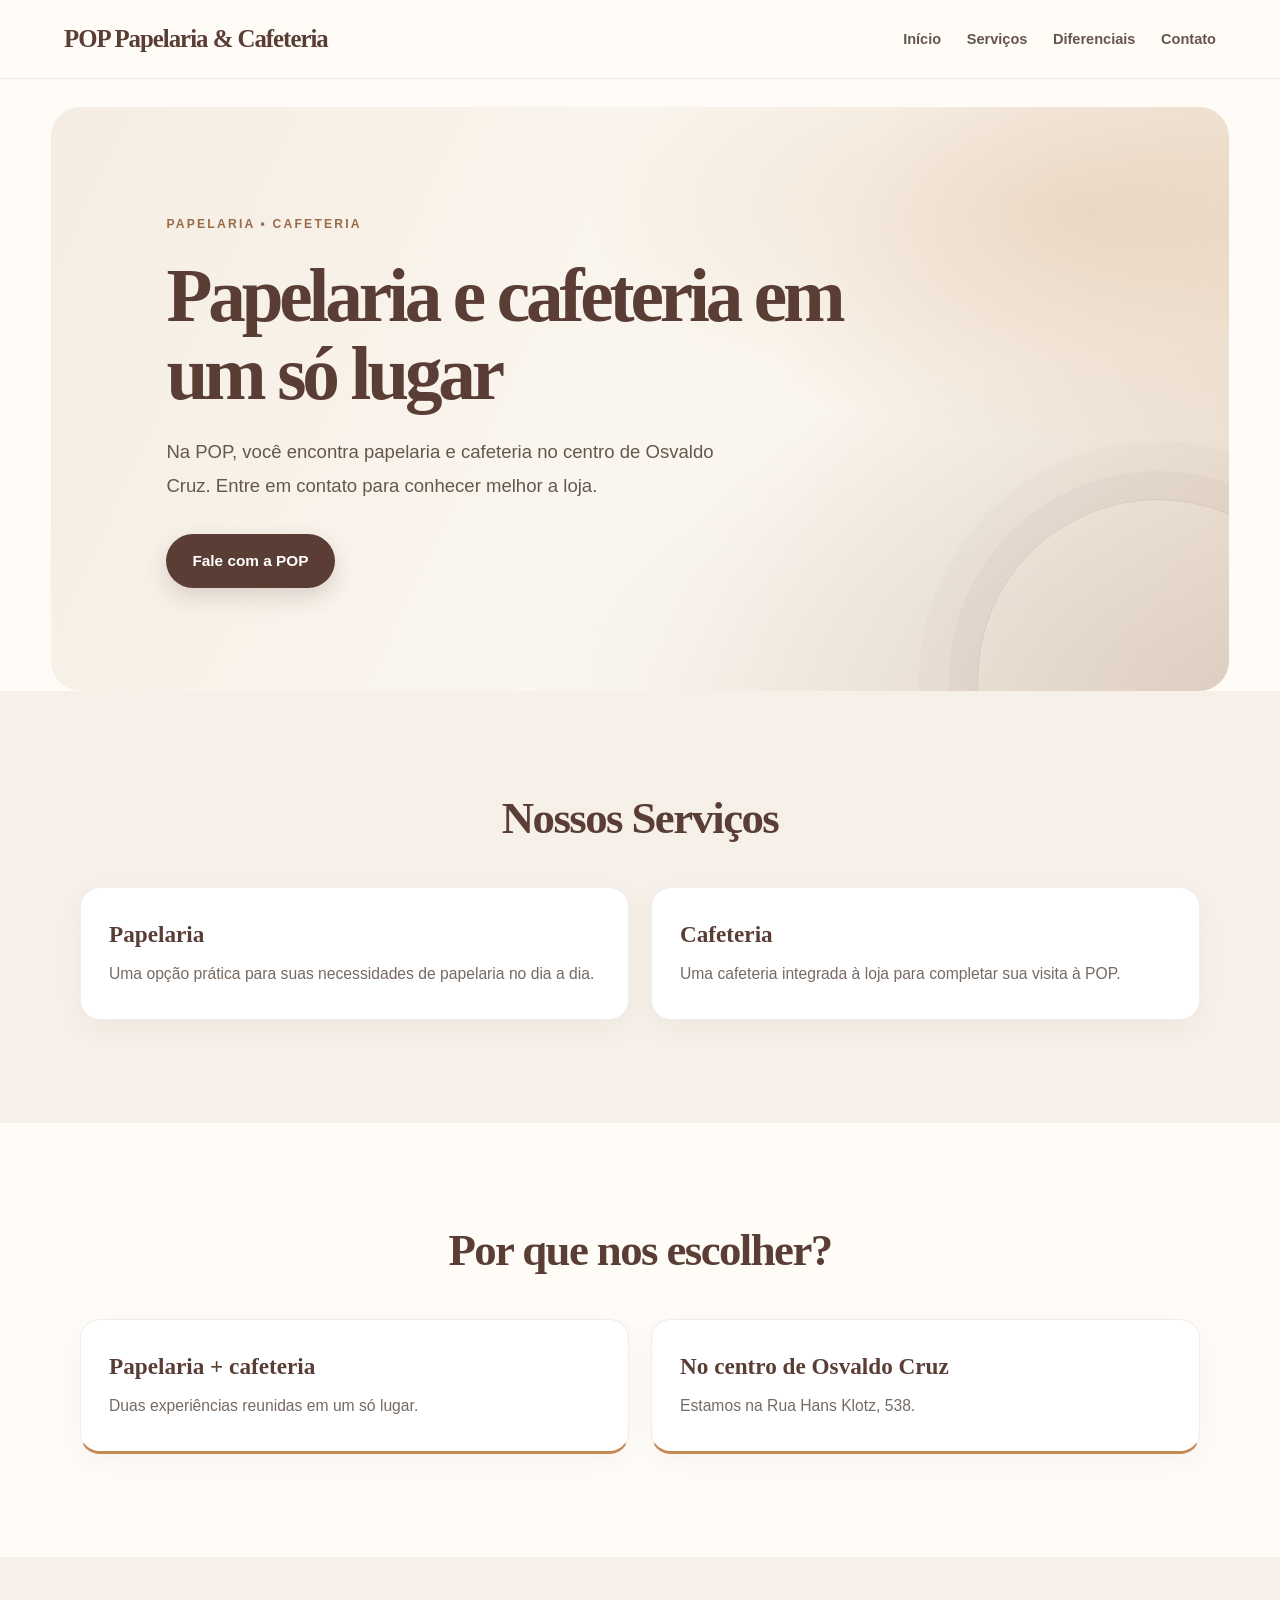
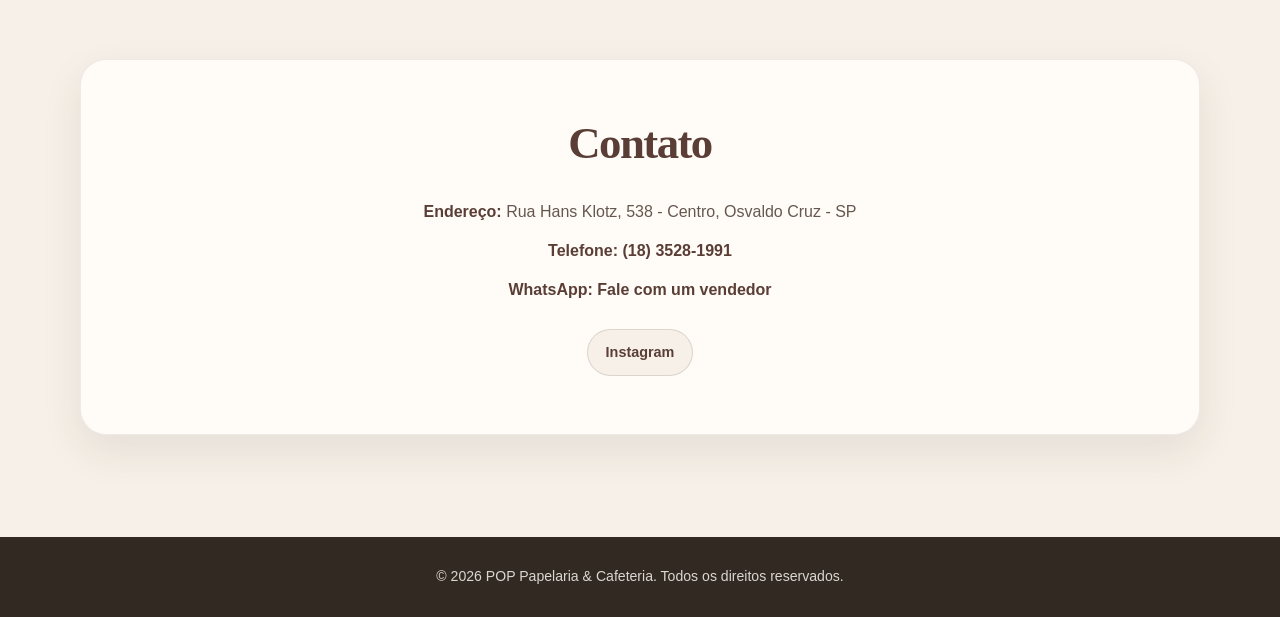
<file: index.html>
<!DOCTYPE html>
<html lang="pt-BR">
<head>
    <meta charset="UTF-8">
    <meta name="viewport" content="width=device-width, initial-scale=1.0">
    
    <!-- Metadados Nativos -->
    <title id="meta-title">POP | Papelaria e Cafeteria em Osvaldo Cruz</title>
    <meta name="description" id="meta-description" content="Papelaria e cafeteria em Osvaldo Cruz. Conheça a POP e fale com nossa equipe.">
    
    <!-- Open Graph (IDs padronizados para o JS) -->
    <meta property="og:type" content="website">
    <meta property="og:title" id="og-title" content="POP | Papelaria e Cafeteria em Osvaldo Cruz">
    <meta property="og:description" id="og-description" content="Papelaria e cafeteria em Osvaldo Cruz. Conheça a POP e fale com nossa equipe.">
    <meta property="og:image" id="og-image" content="">
    <meta property="og:url" id="og-url" content="">
    
    <link rel="stylesheet" href="style.css">
</head>
<body>
    <header class="header">
        <div class="header-container">
            <a href="#" class="logo-link">
                <img id="header-logo" src="" alt="Logotipo" style="display:none;">
                <!-- ID alinhado com o JS: company-name -->
                <span id="company-name" class="company-name"></span>
            </a>
            
            <!-- ID alinhado com o JS: mobile-menu-btn -->
            <button type="button" id="mobile-menu-btn" class="mobile-menu-btn" aria-expanded="false" aria-controls="main-menu" aria-label="Abrir menu">
                <span class="hamburger"></span>
            </button>
            
            <!-- ID alinhado com o JS: main-menu e menu-list -->
            <nav id="main-menu" class="main-menu">
                <ul class="menu-list">
                    <li><a href="#hero">Início</a></li>
                    <li><a href="#servicos">Serviços</a></li>
                    <li><a href="#diferenciais">Diferenciais</a></li>
                    <li><a href="#galeria">Galeria</a></li>
                    <li><a href="#avaliacoes">Avaliações</a></li>
                    <li><a href="#contato">Contato</a></li>
                </ul>
            </nav>
        </div>
    </header>

    <main>
        <section id="hero" class="hero-section">
            <div class="hero-content">
                <h1 id="hero-title"></h1>
                <p id="hero-text"></p>
                <!-- ID alinhado com o JS: hero-cta -->
                <a id="hero-cta" href="#" class="btn-primary hero-cta" target="_blank" rel="noopener noreferrer" style="display:none;"></a>
            </div>
            <div class="hero-image-container">
                <img id="hero-img" src="" alt="Imagem Principal" style="display:none;">
            </div>
        </section>

        <section id="servicos" class="servicos-section" style="display:none;">
            <div class="container">
                <h2>Nossos Serviços</h2>
                <!-- ID alinhado com o JS: servicos-grid -->
                <div id="servicos-grid" class="servicos-grid"></div>
            </div>
        </section>

        <section id="diferenciais" class="diferenciais-section" style="display:none;">
            <div class="container">
                <h2>Por que nos escolher?</h2>
                <!-- ID alinhado com o JS: diferenciais-grid -->
                <div id="diferenciais-grid" class="diferenciais-grid"></div>
            </div>
        </section>

        <section id="galeria" class="galeria-section" style="display:none;">
            <div class="container">
                <h2>Galeria</h2>
                <!-- ID alinhado com o JS: galeria-grid -->
                <div id="galeria-grid" class="galeria-grid"></div>
            </div>
        </section>

        <section id="avaliacoes" class="avaliacoes-section" style="display:none;">
            <div class="container">
                <h2>O que dizem nossos clientes</h2>
                <!-- ID alinhado com o JS: avaliacoes-grid -->
                <div id="avaliacoes-grid" class="avaliacoes-grid"></div>
            </div>
        </section>

        <section id="contato" class="contato-section">
            <div class="container">
                <h2>Contato</h2>
                <div class="contato-info">
                    <!-- IDs de contato padronizados -->
                    <p id="endereco-container" style="display:none;"><strong class="contato-label">Endereço:</strong> <span id="endereco-text"></span></p>
                    <p id="telefone-container" style="display:none;"><strong class="contato-label">Telefone:</strong> <a id="telefone-link" href="#"></a></p>
                    <p id="whatsapp-container" style="display:none;"><strong class="contato-label">WhatsApp:</strong> <a id="whatsapp-link" href="#" target="_blank" rel="noopener noreferrer"></a></p>
                </div>
                <div id="redes-sociais-container" class="redes-sociais-container"></div>
                <!-- ID alinhado com o JS: mapa-container -->
                <div id="mapa-container" class="mapa-container"></div>
            </div>
        </section>
    </main>

    <footer class="footer">
        <div class="container">
            <p id="footer-text"></p>
        </div>
    </footer>

    <script src="script.js"></script>
</body>
</html>
</file>
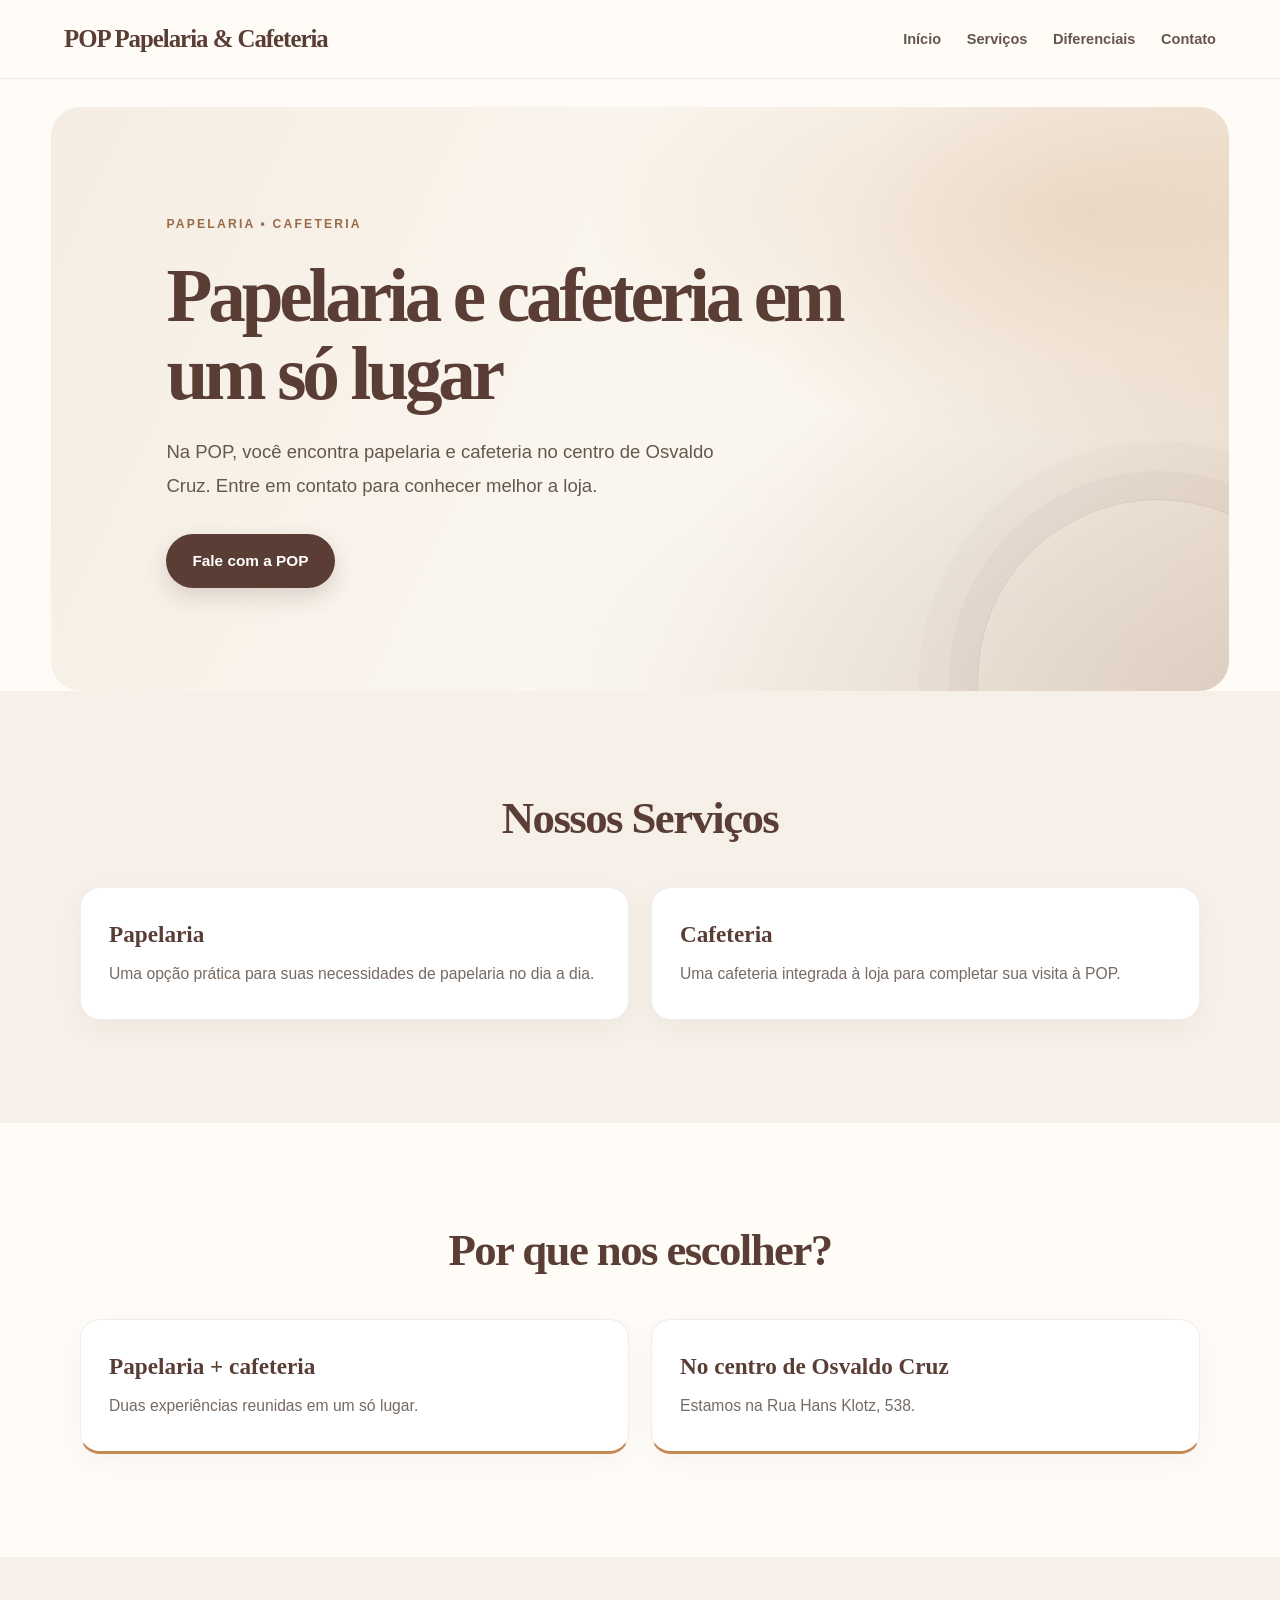
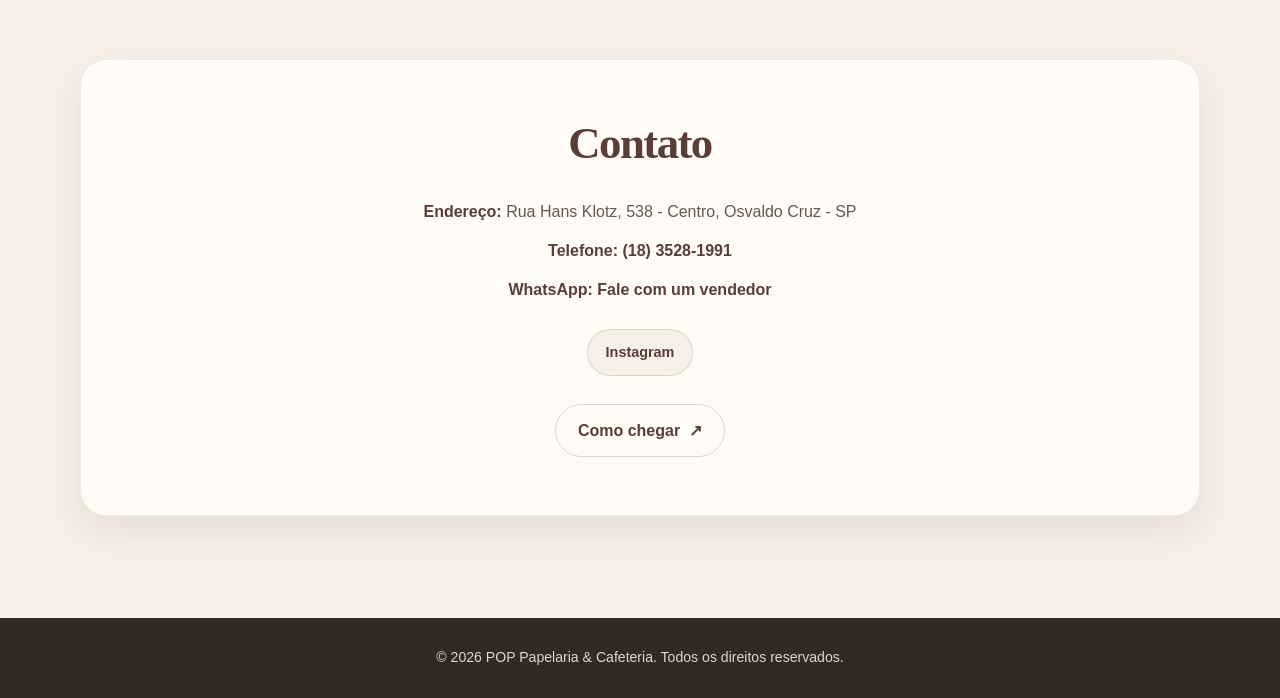
<file: pop/index.html>
<!DOCTYPE html>
<html lang="pt-BR">
<head>
    <meta charset="UTF-8">
    <meta name="viewport" content="width=device-width, initial-scale=1.0">
    <meta name="theme-color" content="#FFFCF8">
    <title id="meta-title">POP | Papelaria e Cafeteria em Osvaldo Cruz</title>
    <meta name="description" id="meta-description" content="Papelaria e cafeteria em Osvaldo Cruz. Conheça a POP e fale com nossa equipe.">
    <meta property="og:type" content="website">
    <meta property="og:title" id="og-title" content="POP | Papelaria e Cafeteria em Osvaldo Cruz">
    <meta property="og:description" id="og-description" content="Papelaria e cafeteria em Osvaldo Cruz. Conheça a POP e fale com nossa equipe.">
    <meta property="og:image" id="og-image" content="">
    <meta property="og:url" id="og-url" content="">
    <link rel="stylesheet" href="style.css">
</head>
<body>
    <a class="skip-link" href="#main-content">Pular para o conteúdo</a>
    <header class="header">
        <div class="header-container">
            <a href="#" class="logo-link">
                <img id="header-logo" src="" alt="Logotipo da POP Papelaria &amp; Cafeteria" style="display:none;">
                <span id="company-name" class="company-name"></span>
            </a>
            <button type="button" id="mobile-menu-btn" class="mobile-menu-btn" aria-expanded="false" aria-controls="main-menu" aria-label="Abrir menu">
                <span class="hamburger"></span>
            </button>
            <nav id="main-menu" class="main-menu" aria-label="Navegação principal">
                <ul class="menu-list">
                    <li><a href="#hero">Início</a></li>
                    <li><a href="#servicos">Serviços</a></li>
                    <li><a href="#diferenciais">Diferenciais</a></li>
                    <li><a href="#galeria">Galeria</a></li>
                    <li><a href="#avaliacoes">Avaliações</a></li>
                    <li><a href="#contato">Contato</a></li>
                </ul>
            </nav>
        </div>
    </header>
    <main id="main-content" tabindex="-1">
        <section id="hero" class="hero-section">
            <div class="hero-content">
                <h1 id="hero-title"></h1>
                <p id="hero-text"></p>
                <a id="hero-cta" href="#" class="btn-primary hero-cta" target="_blank" rel="noopener noreferrer" style="display:none;"></a>
            </div>
            <div class="hero-image-container">
                <img id="hero-img" src="" alt="Imagem Principal" style="display:none;">
            </div>
        </section>
        <section id="servicos" class="servicos-section" style="display:none;">
            <div class="container"><h2>Nossos Serviços</h2><div id="servicos-grid" class="servicos-grid"></div></div>
        </section>
        <section id="diferenciais" class="diferenciais-section" style="display:none;">
            <div class="container"><h2>Por que nos escolher?</h2><div id="diferenciais-grid" class="diferenciais-grid"></div></div>
        </section>
        <section id="galeria" class="galeria-section" style="display:none;">
            <div class="container"><h2>Galeria</h2><div id="galeria-grid" class="galeria-grid"></div></div>
        </section>
        <section id="avaliacoes" class="avaliacoes-section" style="display:none;">
            <div class="container"><h2>O que dizem nossos clientes</h2><div id="avaliacoes-grid" class="avaliacoes-grid"></div></div>
        </section>
        <section id="contato" class="contato-section">
            <div class="container">
                <h2>Contato</h2>
                <div class="contato-info">
                    <p id="endereco-container" style="display:none;"><strong class="contato-label">Endereço:</strong> <span id="endereco-text"></span></p>
                    <p id="telefone-container" style="display:none;"><strong class="contato-label">Telefone:</strong> <a id="telefone-link" href="#"></a></p>
                    <p id="whatsapp-container" style="display:none;"><strong class="contato-label">WhatsApp:</strong> <a id="whatsapp-link" href="#" target="_blank" rel="noopener noreferrer"></a></p>
                </div>
                <div id="redes-sociais-container" class="redes-sociais-container"></div>
                <div id="mapa-link-container" class="mapa-link-container"><a id="mapa-link" class="mapa-link" href="#" target="_blank" rel="noopener noreferrer" aria-label="Ver localização da POP no Google Maps">Como chegar <span aria-hidden="true">↗</span></a></div>
            </div>
        </section>
    </main>
    <footer class="footer"><div class="container"><p id="footer-text"></p></div></footer>
    <script src="script.js"></script>
</body>
</html>
</file>
<file: style.css>
:root {
    --primary-color: #5A3E36;
    --secondary-color: #F6F0E8;
    --text-color: #332923;
    --bg-color: #FFFCF8;
    --muted-color: #766B63;
    --accent-color: #C58A55;
    --font-family: 'Segoe UI', Tahoma, Geneva, Verdana, sans-serif;
    --heading-font: Georgia, 'Times New Roman', serif;
    --shadow-soft: 0 16px 42px rgba(62, 43, 34, .09);
}

* { margin: 0; padding: 0; box-sizing: border-box; }
html { scroll-behavior: smooth; scroll-padding-top: 90px; }
body {
    font-family: var(--font-family);
    color: var(--text-color);
    background: var(--bg-color);
    line-height: 1.7;
    -webkit-font-smoothing: antialiased;
}
a { color: inherit; }
button, a { -webkit-tap-highlight-color: transparent; }
a:focus-visible, button:focus-visible {
    outline: 3px solid var(--accent-color);
    outline-offset: 4px;
}
.container { width: min(90%, 1120px); margin-inline: auto; }

/* Cabeçalho */
.header {
    position: sticky;
    top: 0;
    z-index: 1000;
    background: rgba(255, 252, 248, .94);
    border-bottom: 1px solid rgba(90, 62, 54, .09);
    backdrop-filter: blur(14px);
}
.header-container {
    width: min(90%, 1200px);
    min-height: 78px;
    margin-inline: auto;
    display: flex;
    align-items: center;
    justify-content: space-between;
    gap: 24px;
}
.logo-link {
    display: inline-flex;
    align-items: center;
    gap: 12px;
    color: var(--primary-color);
    text-decoration: none;
    font-family: var(--heading-font);
    font-size: 1.55rem;
    font-weight: 700;
    letter-spacing: -.04em;
}
#header-logo { max-height: 48px; max-width: 150px; object-fit: contain; }
.menu-list { display: flex; align-items: center; gap: clamp(14px, 2vw, 28px); list-style: none; }
.menu-list a {
    color: #65564D;
    text-decoration: none;
    font-size: .91rem;
    font-weight: 600;
    transition: color .2s ease;
}
.menu-list a:hover { color: var(--accent-color); }
.mobile-menu-btn {
    display: none;
    width: 44px;
    height: 44px;
    border: 1px solid rgba(90, 62, 54, .16);
    border-radius: 12px;
    background: transparent;
    cursor: pointer;
}
.hamburger, .hamburger::before, .hamburger::after {
    display: block;
    width: 21px;
    height: 2px;
    background: var(--primary-color);
    position: relative;
    transition: transform .25s ease, top .25s ease, background .25s ease;
}
.hamburger { margin: auto; }
.hamburger::before, .hamburger::after { content: ''; position: absolute; left: 0; }
.hamburger::before { top: -7px; }
.hamburger::after { top: 7px; }
.mobile-menu-btn[aria-expanded="true"] .hamburger { background: transparent; }
.mobile-menu-btn[aria-expanded="true"] .hamburger::before { top: 0; transform: rotate(45deg); }
.mobile-menu-btn[aria-expanded="true"] .hamburger::after { top: 0; transform: rotate(-45deg); }

/* Estrutura geral */
section { padding: clamp(64px, 8vw, 104px) 0; }
section h2 {
    max-width: 720px;
    margin: 0 auto 42px;
    color: var(--primary-color);
    font-family: var(--heading-font);
    font-size: clamp(2rem, 4vw, 2.8rem);
    font-weight: 600;
    line-height: 1.15;
    letter-spacing: -.035em;
    text-align: center;
}
section:nth-child(even) { background: var(--secondary-color); }

/* Destaque principal */
.hero-section {
    position: relative;
    isolation: isolate;
    overflow: hidden;
    width: min(92%, 1320px);
    min-height: 510px;
    margin: 28px auto 0;
    padding: clamp(58px, 8vw, 112px) clamp(7%, 9vw, 128px);
    display: flex;
    align-items: center;
    border-radius: 30px;
    background:
        radial-gradient(ellipse at 88% 18%, rgba(197, 138, 85, .23), transparent 34%),
        radial-gradient(ellipse at 100% 100%, rgba(90, 62, 54, .12), transparent 42%),
        linear-gradient(115deg, #F5EDE3 0%, #FBF7F0 58%, #EFE2D3 100%);
}
.hero-section::after {
    content: '';
    position: absolute;
    z-index: -1;
    width: 360px;
    height: 360px;
    right: -110px;
    bottom: -170px;
    border: 1px solid rgba(90, 62, 54, .13);
    border-radius: 50%;
    box-shadow: 0 0 0 28px rgba(90, 62, 54, .035), 0 0 0 58px rgba(90, 62, 54, .025);
}
.hero-content { position: relative; z-index: 1; width: min(100%, 690px); }
.hero-content::before {
    content: 'PAPELARIA  •  CAFETERIA';
    display: inline-block;
    margin-bottom: 22px;
    color: #9A6B48;
    font-size: .76rem;
    font-weight: 800;
    letter-spacing: .18em;
}
.hero-content h1 {
    max-width: 680px;
    margin-bottom: 22px;
    color: var(--primary-color);
    font-family: var(--heading-font);
    font-size: clamp(2.65rem, 6vw, 4.7rem);
    font-weight: 600;
    line-height: 1.04;
    letter-spacing: -.055em;
}
.hero-content p {
    max-width: 560px;
    margin-bottom: 32px;
    color: #66574E;
    font-size: clamp(1.02rem, 1.6vw, 1.16rem);
    line-height: 1.8;
}
.btn-primary {
    display: inline-flex;
    min-height: 54px;
    align-items: center;
    justify-content: center;
    gap: 10px;
    padding: 14px 26px;
    border: 0;
    border-radius: 999px;
    background: var(--primary-color);
    box-shadow: 0 9px 22px rgba(90, 62, 54, .18);
    color: #fff;
    font-size: .96rem;
    font-weight: 700;
    text-decoration: none;
    transition: transform .2s ease, box-shadow .2s ease, background .2s ease;
}
.btn-primary:hover {
    transform: translateY(-2px);
    background: #704D42;
    box-shadow: 0 13px 28px rgba(90, 62, 54, .22);
}
.hero-image-container { flex: 1; display: flex; justify-content: center; }
#hero-img { display: block; max-width: 100%; height: auto; border-radius: 24px; box-shadow: var(--shadow-soft); }

/* Serviços e diferenciais */
.servicos-section, .diferenciais-section { position: relative; }
.servicos-grid, .diferenciais-grid, .galeria-grid, .avaliacoes-grid {
    display: grid;
    grid-template-columns: repeat(auto-fit, minmax(min(100%, 250px), 1fr));
    gap: 22px;
}
.card {
    min-height: 100%;
    padding: 32px 28px;
    border: 1px solid rgba(90, 62, 54, .09);
    border-radius: 20px;
    background: #fff;
    box-shadow: 0 8px 26px rgba(62, 43, 34, .045);
    text-align: left;
    transition: transform .22s ease, box-shadow .22s ease, border-color .22s ease;
}
.card:hover {
    transform: translateY(-5px);
    border-color: rgba(197, 138, 85, .38);
    box-shadow: var(--shadow-soft);
}
.service-card h3, .diff-card h3 {
    margin-bottom: 12px;
    color: var(--primary-color);
    font-family: var(--heading-font);
    font-size: 1.45rem;
    line-height: 1.25;
}
.card p { color: var(--muted-color); font-size: .98rem; }
.diff-card { border-bottom: 3px solid var(--accent-color); }

/* Galeria e avaliações (aparecem quando houver conteúdo real) */
.gallery-card { min-height: 220px; padding: 0; overflow: hidden; }
.gallery-card img {
    display: block;
    width: 100%;
    min-height: 220px;
    height: 100%;
    object-fit: cover;
    border-radius: 19px;
    transition: transform .35s ease;
}
.gallery-card:hover img { transform: scale(1.045); }
.review-card em { color: #66574E; font-size: .98rem; }
.review-card strong {
    display: block;
    margin-top: 18px;
    color: var(--primary-color);
    font-size: .9rem;
}

/* Contato */
.contato-section { background: #F5EDE3; }
.contato-section .container {
    padding: clamp(30px, 5vw, 58px);
    border: 1px solid rgba(90, 62, 54, .09);
    border-radius: 26px;
    background: #FFFCF8;
    box-shadow: var(--shadow-soft);
}
.contato-section h2 { margin-bottom: 28px; }
.contato-info {
    display: flex;
    flex-direction: column;
    align-items: center;
    gap: 12px;
    color: #66574E;
    font-size: 1rem;
    text-align: center;
}
.contato-label { color: var(--primary-color); }
.contato-info a { color: var(--primary-color); font-weight: 700; text-decoration: none; }
.contato-info a:hover { text-decoration: underline; }
.redes-sociais-container {
    display: flex;
    justify-content: center;
    flex-wrap: wrap;
    gap: 12px;
    margin-top: 26px;
}
.redes-sociais-container a {
    padding: 10px 18px;
    border: 1px solid rgba(90, 62, 54, .16);
    border-radius: 999px;
    background: var(--secondary-color);
    color: var(--primary-color);
    font-size: .9rem;
    font-weight: 700;
    text-decoration: none;
    transition: background .2s ease, color .2s ease;
}
.redes-sociais-container a:hover { background: var(--primary-color); color: #fff; }
.mapa-container { margin-top: 32px; }
.mapa-container iframe {
    display: block;
    width: 100%;
    height: 340px;
    border: 0;
    border-radius: 18px;
    background: var(--secondary-color);
}

/* Rodapé */
.footer {
    margin-top: 0;
    padding: 28px 0;
    background: #332923;
    color: rgba(255, 252, 248, .82);
    font-size: .88rem;
    text-align: center;
}
.menu-list li[hidden] { display: none !important; }
.image-fallback { object-fit: contain; background: var(--secondary-color); }

/* Responsividade */
@media (max-width: 900px) {
    .header-container { min-height: 72px; }
    .menu-list { gap: 14px; }
    .menu-list a { font-size: .84rem; }
    .hero-section { min-height: 450px; }
}
@media (max-width: 768px) {
    .header-container { width: 90%; }
    .mobile-menu-btn { display: inline-flex; align-items: center; justify-content: center; }
    .main-menu {
        position: fixed;
        top: 72px;
        left: 0;
        width: 100%;
        height: calc(100dvh - 72px);
        padding: 18px 5% 32px;
        background: var(--bg-color);
        visibility: hidden;
        opacity: 0;
        transform: translateY(-8px);
        transition: opacity .22s ease, transform .22s ease, visibility .22s ease;
        overflow-y: auto;
    }
    .main-menu.active { visibility: visible; opacity: 1; transform: translateY(0); }
    .menu-list { width: 100%; flex-direction: column; align-items: stretch; gap: 4px; }
    .menu-list li { margin: 0; }
    .menu-list a { display: block; padding: 13px 12px; border-radius: 10px; font-size: 1rem; }
    .menu-list a:hover { background: var(--secondary-color); }
    .hero-section {
        width: 92%;
        min-height: 430px;
        margin-top: 16px;
        padding: 64px 8%;
        border-radius: 22px;
        text-align: left;
    }
    .hero-content h1 { font-size: clamp(2.55rem, 11vw, 3.65rem); }
    section { padding: 68px 0; }
    section h2 { margin-bottom: 30px; }
    .contato-section .container { padding: 30px 22px; }
}
@media (max-width: 420px) {
    .logo-link { font-size: 1.35rem; }
    .hero-section { min-height: 400px; padding: 54px 7%; }
    .hero-content::before { font-size: .66rem; letter-spacing: .14em; }
    .hero-content h1 { font-size: 2.45rem; }
    .btn-primary { width: 100%; }
}
@media (prefers-reduced-motion: reduce) {
    *, *::before, *::after {
        scroll-behavior: auto !important;
        transition-duration: .01ms !important;
        animation-duration: .01ms !important;
        animation-iteration-count: 1 !important;
    }
}
</file>
<file: pop/style.css>
:root {
    --primary-color: #5A3E36;
    --secondary-color: #F6F0E8;
    --text-color: #332923;
    --bg-color: #FFFCF8;
    --muted-color: #766B63;
    --accent-color: #C58A55;
    --font-family: 'Segoe UI', Tahoma, Geneva, Verdana, sans-serif;
    --heading-font: Georgia, 'Times New Roman', serif;
    --shadow-soft: 0 16px 42px rgba(62, 43, 34, .09);
}
* { margin: 0; padding: 0; box-sizing: border-box; }
html { scroll-behavior: smooth; scroll-padding-top: 90px; }
body { font-family: var(--font-family); color: var(--text-color); background: var(--bg-color); line-height: 1.7; -webkit-font-smoothing: antialiased; }
a { color: inherit; }
button, a { -webkit-tap-highlight-color: transparent; }
a:focus-visible, button:focus-visible { outline: 3px solid var(--accent-color); outline-offset: 4px; }
.skip-link { position: fixed; top: -60px; left: 16px; z-index: 1101; padding: 10px 16px; border-radius: 10px; background: var(--primary-color); color: #fff; font-weight: 700; text-decoration: none; }
.skip-link:focus { top: 12px; }
.container { width: min(90%, 1120px); margin-inline: auto; }
.header { position: sticky; top: 0; z-index: 1000; background: rgba(255, 252, 248, .94); border-bottom: 1px solid rgba(90, 62, 54, .09); backdrop-filter: blur(14px); }
.header-container { width: min(90%, 1200px); min-height: 78px; margin-inline: auto; display: flex; align-items: center; justify-content: space-between; gap: 24px; }
.logo-link { display: inline-flex; align-items: center; gap: 12px; color: var(--primary-color); text-decoration: none; font-family: var(--heading-font); font-size: 1.55rem; font-weight: 700; letter-spacing: -.04em; }
#header-logo { max-height: 48px; max-width: 150px; object-fit: contain; }
.menu-list { display: flex; align-items: center; gap: clamp(14px, 2vw, 28px); list-style: none; }
.menu-list a { color: #65564D; text-decoration: none; font-size: .91rem; font-weight: 600; transition: color .2s ease; }
.menu-list a:hover { color: var(--accent-color); }
.mobile-menu-btn { display: none; width: 44px; height: 44px; border: 1px solid rgba(90, 62, 54, .16); border-radius: 12px; background: transparent; cursor: pointer; }
.hamburger, .hamburger::before, .hamburger::after { display: block; width: 21px; height: 2px; background: var(--primary-color); position: relative; transition: transform .25s ease, top .25s ease, background .25s ease; }
.hamburger { margin: auto; }
.hamburger::before, .hamburger::after { content: ''; position: absolute; left: 0; }
.hamburger::before { top: -7px; }
.hamburger::after { top: 7px; }
.mobile-menu-btn[aria-expanded="true"] .hamburger { background: transparent; }
.mobile-menu-btn[aria-expanded="true"] .hamburger::before { top: 0; transform: rotate(45deg); }
.mobile-menu-btn[aria-expanded="true"] .hamburger::after { top: 0; transform: rotate(-45deg); }
section { padding: clamp(64px, 8vw, 104px) 0; }
section h2 { max-width: 720px; margin: 0 auto 42px; color: var(--primary-color); font-family: var(--heading-font); font-size: clamp(2rem, 4vw, 2.8rem); font-weight: 600; line-height: 1.15; letter-spacing: -.035em; text-align: center; }
section:nth-child(even) { background: var(--secondary-color); }
.hero-section { position: relative; isolation: isolate; overflow: hidden; width: min(92%, 1320px); min-height: 510px; margin: 28px auto 0; padding: clamp(58px, 8vw, 112px) clamp(7%, 9vw, 128px); display: flex; align-items: center; border-radius: 30px; background: radial-gradient(ellipse at 88% 18%, rgba(197, 138, 85, .23), transparent 34%), radial-gradient(ellipse at 100% 100%, rgba(90, 62, 54, .12), transparent 42%), linear-gradient(115deg, #F5EDE3 0%, #FBF7F0 58%, #EFE2D3 100%); }
.hero-section::after { content: ''; position: absolute; z-index: -1; width: 360px; height: 360px; right: -110px; bottom: -170px; border: 1px solid rgba(90, 62, 54, .13); border-radius: 50%; box-shadow: 0 0 0 28px rgba(90, 62, 54, .035), 0 0 0 58px rgba(90, 62, 54, .025); }
.hero-content { position: relative; z-index: 1; width: min(100%, 690px); }
.hero-content::before { content: 'PAPELARIA  •  CAFETERIA'; display: inline-block; margin-bottom: 22px; color: #9A6B48; font-size: .76rem; font-weight: 800; letter-spacing: .18em; }
.hero-content h1 { max-width: 680px; margin-bottom: 22px; color: var(--primary-color); font-family: var(--heading-font); font-size: clamp(2.65rem, 6vw, 4.7rem); font-weight: 600; line-height: 1.04; letter-spacing: -.055em; }
.hero-content p { max-width: 560px; margin-bottom: 32px; color: #66574E; font-size: clamp(1.02rem, 1.6vw, 1.16rem); line-height: 1.8; }
.btn-primary { display: inline-flex; min-height: 54px; align-items: center; justify-content: center; gap: 10px; padding: 14px 26px; border: 0; border-radius: 999px; background: var(--primary-color); box-shadow: 0 9px 22px rgba(90, 62, 54, .18); color: #fff; font-size: .96rem; font-weight: 700; text-decoration: none; transition: transform .2s ease, box-shadow .2s ease, background .2s ease; }
.btn-primary:hover { transform: translateY(-2px); background: #704D42; box-shadow: 0 13px 28px rgba(90, 62, 54, .22); }
.hero-image-container { flex: 1; display: flex; justify-content: center; }
#hero-img { display: block; max-width: 100%; height: auto; border-radius: 24px; box-shadow: var(--shadow-soft); }
.servicos-section, .diferenciais-section { position: relative; }
.servicos-grid, .diferenciais-grid, .galeria-grid, .avaliacoes-grid { display: grid; grid-template-columns: repeat(auto-fit, minmax(min(100%, 250px), 1fr)); gap: 22px; }
.card { min-height: 100%; padding: 32px 28px; border: 1px solid rgba(90, 62, 54, .09); border-radius: 20px; background: #fff; box-shadow: 0 8px 26px rgba(62, 43, 34, .045); text-align: left; transition: transform .22s ease, box-shadow .22s ease, border-color .22s ease; }
.card:hover { transform: translateY(-5px); border-color: rgba(197, 138, 85, .38); box-shadow: var(--shadow-soft); }
.service-card h3, .diff-card h3 { margin-bottom: 12px; color: var(--primary-color); font-family: var(--heading-font); font-size: 1.45rem; line-height: 1.25; }
.card p { color: var(--muted-color); font-size: .98rem; }
.diff-card { border-bottom: 3px solid var(--accent-color); }
.gallery-card { min-height: 220px; padding: 0; overflow: hidden; }
.gallery-card img { display: block; width: 100%; min-height: 220px; height: 100%; object-fit: cover; border-radius: 19px; transition: transform .35s ease; }
.gallery-card:hover img { transform: scale(1.045); }
.review-card em { color: #66574E; font-size: .98rem; }
.review-card strong { display: block; margin-top: 18px; color: var(--primary-color); font-size: .9rem; }
.contato-section { background: #F5EDE3; }
.contato-section .container { padding: clamp(30px, 5vw, 58px); border: 1px solid rgba(90, 62, 54, .09); border-radius: 26px; background: #FFFCF8; box-shadow: var(--shadow-soft); }
.contato-section h2 { margin-bottom: 28px; }
.contato-info { display: flex; flex-direction: column; align-items: center; gap: 12px; color: #66574E; font-size: 1rem; text-align: center; }
.contato-label { color: var(--primary-color); }
.contato-info a { color: var(--primary-color); font-weight: 700; text-decoration: none; }
.contato-info a:hover { text-decoration: underline; }
.redes-sociais-container { display: flex; justify-content: center; flex-wrap: wrap; gap: 12px; margin-top: 26px; }
.redes-sociais-container a { padding: 10px 18px; border: 1px solid rgba(90, 62, 54, .16); border-radius: 999px; background: var(--secondary-color); color: var(--primary-color); font-size: .9rem; font-weight: 700; text-decoration: none; transition: background .2s ease, color .2s ease; }
.redes-sociais-container a:hover { background: var(--primary-color); color: #fff; }
.mapa-container { margin-top: 32px; }
.mapa-container iframe { display: block; width: 100%; height: 340px; border: 0; border-radius: 18px; background: var(--secondary-color); }
.footer { margin-top: 0; padding: 28px 0; background: #332923; color: rgba(255, 252, 248, .82); font-size: .88rem; text-align: center; }
.menu-list li[hidden] { display: none !important; }
.image-fallback { object-fit: contain; background: var(--secondary-color); }
@media (max-width: 900px) { .header-container { min-height: 72px; } .menu-list { gap: 14px; } .menu-list a { font-size: .84rem; } .hero-section { min-height: 450px; } }
@media (max-width: 768px) {
    .header-container { width: 90%; }
    .mobile-menu-btn { display: inline-flex; align-items: center; justify-content: center; }
    .main-menu { position: fixed; top: 72px; left: 0; width: 100%; height: calc(100dvh - 72px); padding: 18px 5% 32px; background: var(--bg-color); visibility: hidden; opacity: 0; transform: translateY(-8px); transition: opacity .22s ease, transform .22s ease, visibility .22s ease; overflow-y: auto; }
    .main-menu.active { visibility: visible; opacity: 1; transform: translateY(0); }
    .menu-list { width: 100%; flex-direction: column; align-items: stretch; gap: 4px; }
    .menu-list li { margin: 0; }
    .menu-list a { display: block; padding: 13px 12px; border-radius: 10px; font-size: 1rem; }
    .menu-list a:hover { background: var(--secondary-color); }
    .hero-section { width: 92%; min-height: 430px; margin-top: 16px; padding: 64px 8%; border-radius: 22px; text-align: left; }
    .hero-content h1 { font-size: clamp(2.55rem, 11vw, 3.65rem); }
    section { padding: 68px 0; }
    section h2 { margin-bottom: 30px; }
    .contato-section .container { padding: 30px 22px; }
}
@media (max-width: 420px) { .logo-link { font-size: 1.35rem; } .hero-section { min-height: 400px; padding: 54px 7%; } .hero-content::before { font-size: .66rem; letter-spacing: .14em; } .hero-content h1 { font-size: 2.45rem; } .btn-primary { width: 100%; } }
@media (prefers-reduced-motion: reduce) { *, *::before, *::after { scroll-behavior: auto !important; transition-duration: .01ms !important; animation-duration: .01ms !important; animation-iteration-count: 1 !important; } }
/* Link externo para abrir a localização sem carregar um mapa pesado na página. */
.mapa-link-container { display: flex; justify-content: center; margin-top: 28px; }
.mapa-link { display: inline-flex; min-height: 48px; align-items: center; justify-content: center; gap: 9px; padding: 12px 22px; border: 1px solid rgba(90, 62, 54, .2); border-radius: 999px; color: var(--primary-color); font-weight: 700; text-decoration: none; transition: background .2s ease, color .2s ease, transform .2s ease; }
.mapa-link:hover { transform: translateY(-2px); background: var(--primary-color); color: #fff; }
</file>
